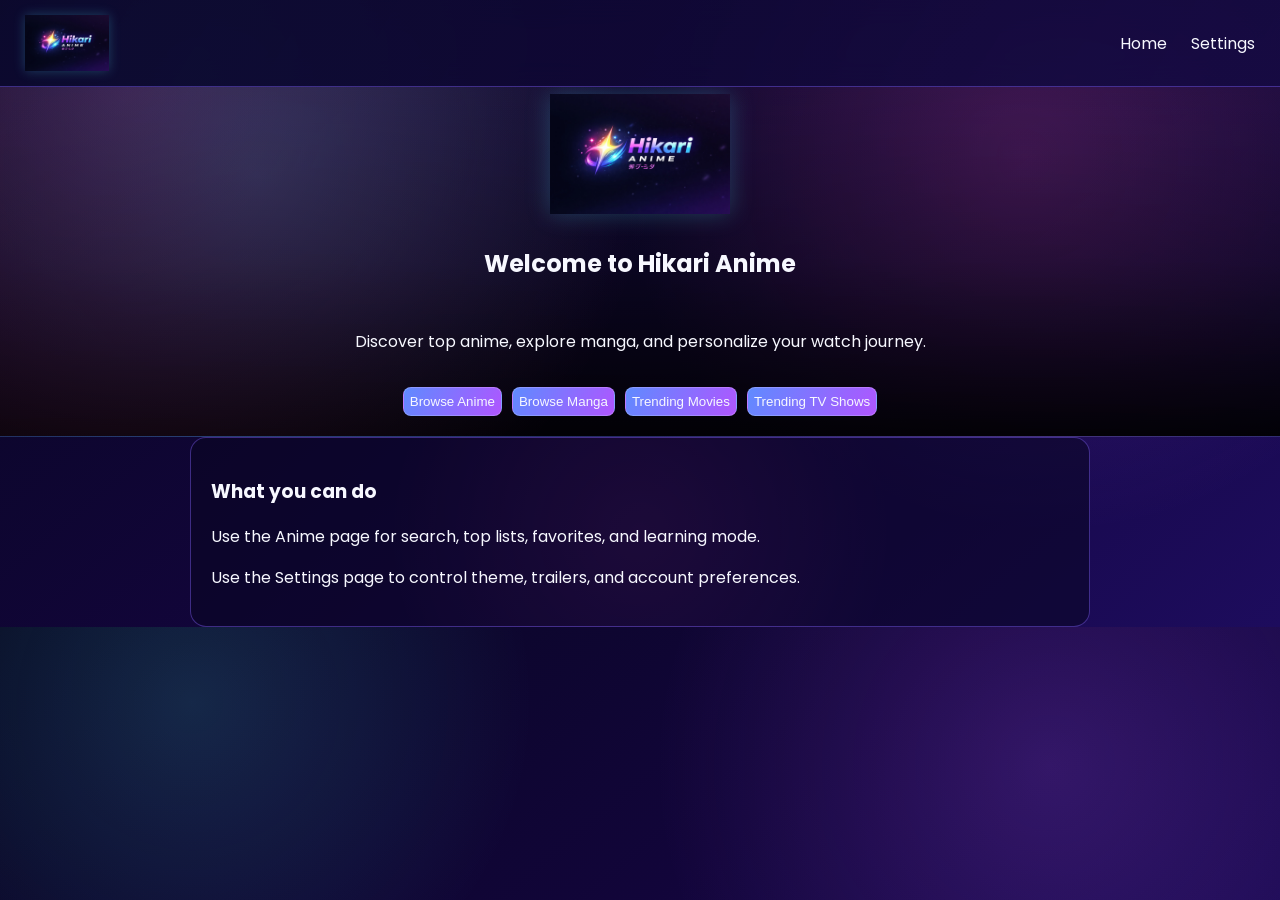
<file: index.html>
<!DOCTYPE html>
<html lang="en">
<head>
  <meta charset="UTF-8">
  <meta name="viewport" content="width=device-width, initial-scale=1.0">
  <title>Hikari Home</title>
  <link rel="stylesheet" href="style.css">
  <link href="https://fonts.googleapis.com/css2?family=Poppins&family=Noto+Sans+JP&display=swap" rel="stylesheet">

</head>
<body>

<nav class="navbar">
  <a href="index.html" class="brand">
    <img src="logo.png.jpeg" alt="Hikari Anime logo" class="logo-img">
  </a>

  <div class="nav-links">
    <a href="index.html" data-i18n="nav.home">Home</a>
    <a href="anime.html" data-i18n="nav.anime">Anime 🎬</a>
    <a href="manga.html" data-i18n="nav.manga">Manga 📚</a>
    <a href="movies.html" data-i18n="nav.movies">Movies 🎥</a>
    <a href="tv-shows.html" data-i18n="nav.tvShows">TV Shows 📺</a>
    <a href="favorites.html" data-i18n="nav.favorites">Favorites ⭐</a>
    <a href="settings.html" data-i18n="nav.settings">Settings</a>
  </div>
</nav>
<header class="hero home-hero">
  <div class="hero-content">
    <img
      src="logo.png.jpeg"
      alt="Hikari Anime"
      class="hero-logo"
      width="1024"
      height="682"
      decoding="async"
      fetchpriority="high"
    >
    <h2 data-i18n="home.title">Welcome to Hikari Anime</h2>
    <p data-i18n="home.subtitle">Discover top anime, movies, and tv shows, explore manga, and personalize your watch journey.</p>
    <div class="settings-actions">
      <a href="anime.html"><button type="button" data-i18n="home.browseAnime">Browse Anime</button></a>
      <a href="manga.html"><button type="button" data-i18n="home.browseManga">Browse Manga</button></a>
      <a href="movies.html"><button type="button" data-i18n="home.browseMovies">Trending Movies</button></a>
      <a href="tv-shows.html"><button type="button" data-i18n="home.browseTvShows">Trending TV Shows</button></a>
    </div>
  </div>
</header>

<section class="details">
  <h3 data-i18n="home.whatYouCanDo">What you can do</h3>
  <p data-i18n="home.infoOne">Use the Anime, Movies, and TV Shows pages for search, top lists, favorites, and learning mode.</p>
  <p data-i18n="home.infoTwo">Use the Settings page to control theme, trailers, and account preferences.</p>
</section>

<script src="app.js"></script>
</body>
</html>
</file>
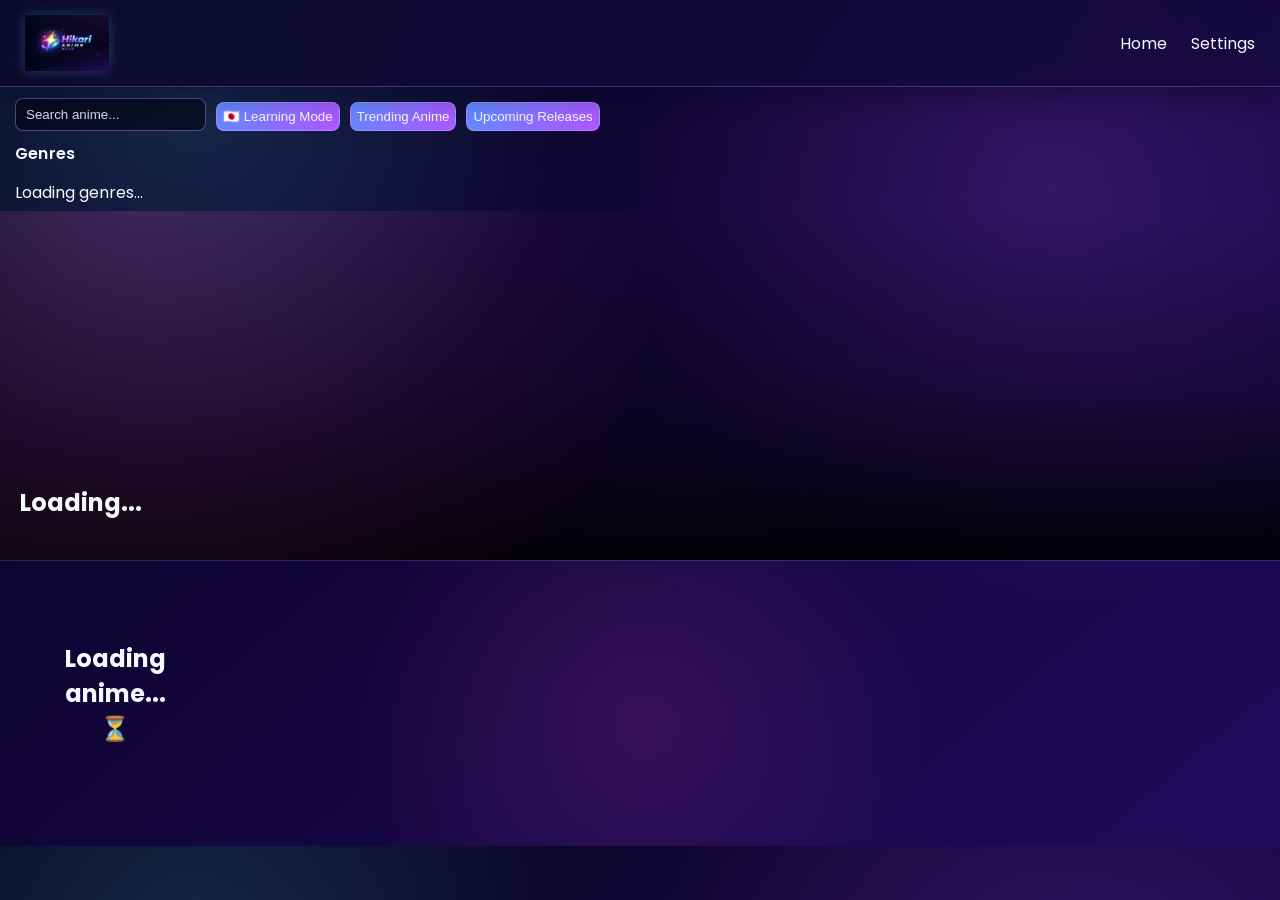
<file: anime.html>
<!DOCTYPE html>
<html lang="en">
<head>
  <meta charset="UTF-8">
  <meta name="viewport" content="width=device-width, initial-scale=1.0">
  <title>Anime | Hikari</title>
  <link rel="stylesheet" href="style.css">
  <link href="https://fonts.googleapis.com/css2?family=Poppins&family=Noto+Sans+JP&display=swap" rel="stylesheet">
</head>
<body>

<nav class="navbar">
  <a href="index.html" class="brand">
    <img src="logo.png.jpeg" alt="Hikari Anime logo" class="logo-img">
  </a>

  <div class="nav-links">
    <a href="index.html" data-i18n="nav.home">Home</a>
    <a href="anime.html" data-i18n="nav.anime">Anime 🎬</a>
    <a href="manga.html" data-i18n="nav.manga">Manga 📚</a>
    <a href="movies.html" data-i18n="nav.movies">Movies 🎥</a>
    <a href="tv-shows.html" data-i18n="nav.tvShows">TV Shows 📺</a>
    <a href="favorites.html" data-i18n="nav.favorites">Favorites ⭐</a>
    <a href="settings.html" data-i18n="nav.settings">Settings</a>
  </div>
</nav>

<section class="top-tools">
  <input id="search" data-i18n-placeholder="anime.search" placeholder="Search anime..." />
  <button onclick="toggleLearningMode()" data-i18n="anime.learningModeButton">🇯🇵 Learning Mode</button>
  <a href="trending.html"><button type="button" data-i18n="quick.trendingAnime">Trending Anime</button></a>
  <a href="upcoming.html"><button type="button" data-i18n="quick.upcomingReleases">Upcoming Releases</button></a>
</section>

<section class="genre-tools" aria-label="Filter by genre">
  <div class="genre-header">
    <span class="genre-title">Genres</span>
    <button type="button" class="genre-clear" id="clearGenreBtn" hidden>Clear</button>
  </div>
  <div class="genre-chips" id="genreChips" role="list"></div>
</section>

<header class="hero" id="hero">
  <div class="hero-content">
    <h2>Loading...</h2>
  </div>
</header>

<section class="grid" id="grid"></section>

<script src="app.js"></script>
</body>
</html>
</file>
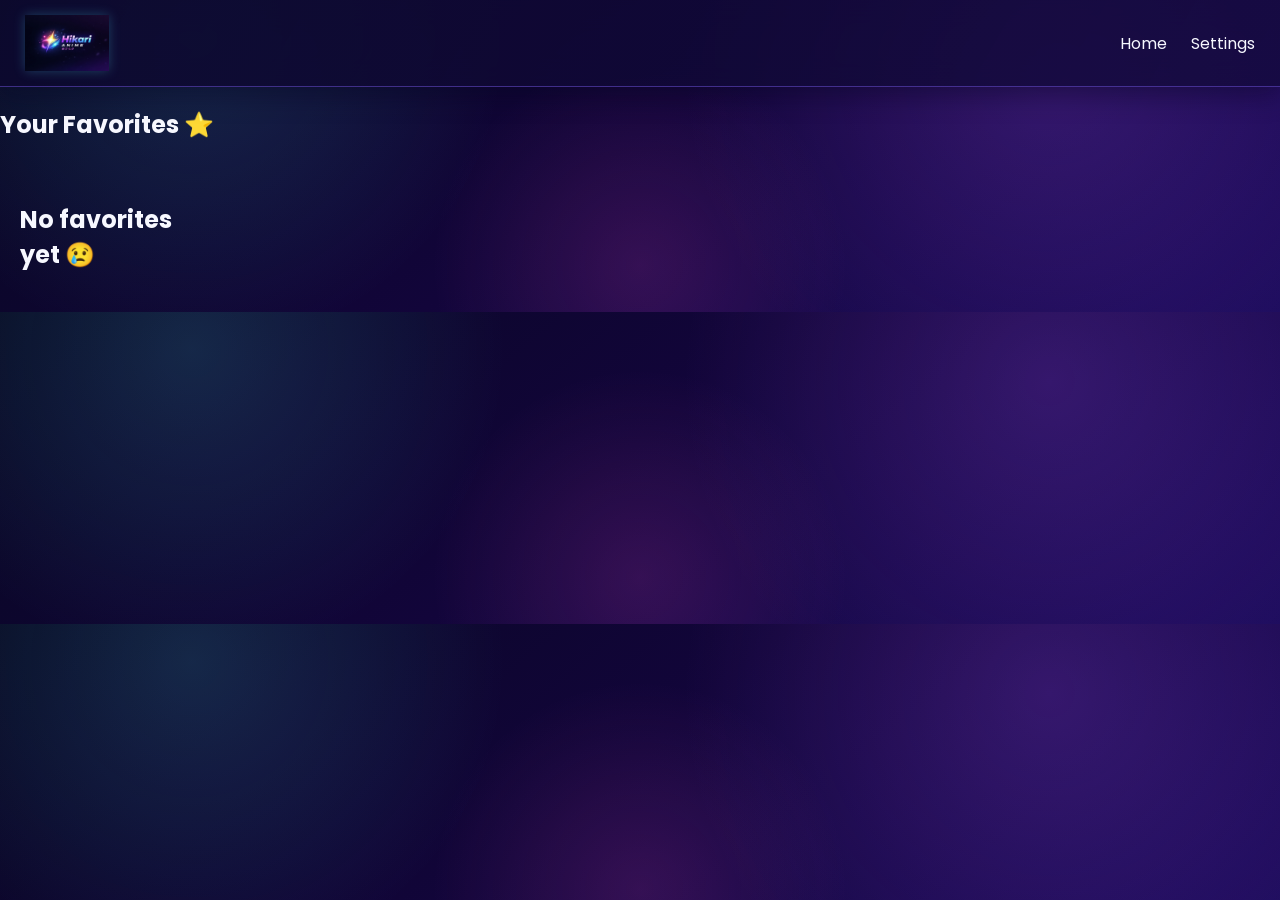
<file: favorites.html>
<!DOCTYPE html>
<html lang="en">
<head>
  <meta charset="UTF-8">
  <meta name="viewport" content="width=device-width, initial-scale=1.0">
  <title>Favorites</title>
  <link rel="stylesheet" href="style.css">
  <link href="https://fonts.googleapis.com/css2?family=Poppins&family=Noto+Sans+JP&display=swap" rel="stylesheet">

</head>
<body>

<nav class="navbar">
  <a href="index.html" class="brand">
    <img src="logo.png.jpeg" alt="Hikari Anime logo" class="logo-img">
  </a>
  <div class="nav-links">
    <a href="index.html" data-i18n="nav.home">Home</a>
    <a href="anime.html" data-i18n="nav.anime">Anime 🎬</a>
    <a href="manga.html" data-i18n="nav.manga">Manga 📚</a>
    <a href="movies.html" data-i18n="nav.movies">Movies 🎥</a>
    <a href="tv-shows.html" data-i18n="nav.tvShows">TV Shows 📺</a>
    <a href="favorites.html" data-i18n="nav.favorites">Favorites ⭐</a>
    <a href="settings.html" data-i18n="nav.settings">Settings</a>
  </div>
</nav>

<h2 class="section-title">Your Favorites ⭐</h2>
<section class="grid" id="favGrid"></section>

<script src="app.js"></script>
</body>
</html>
</file>
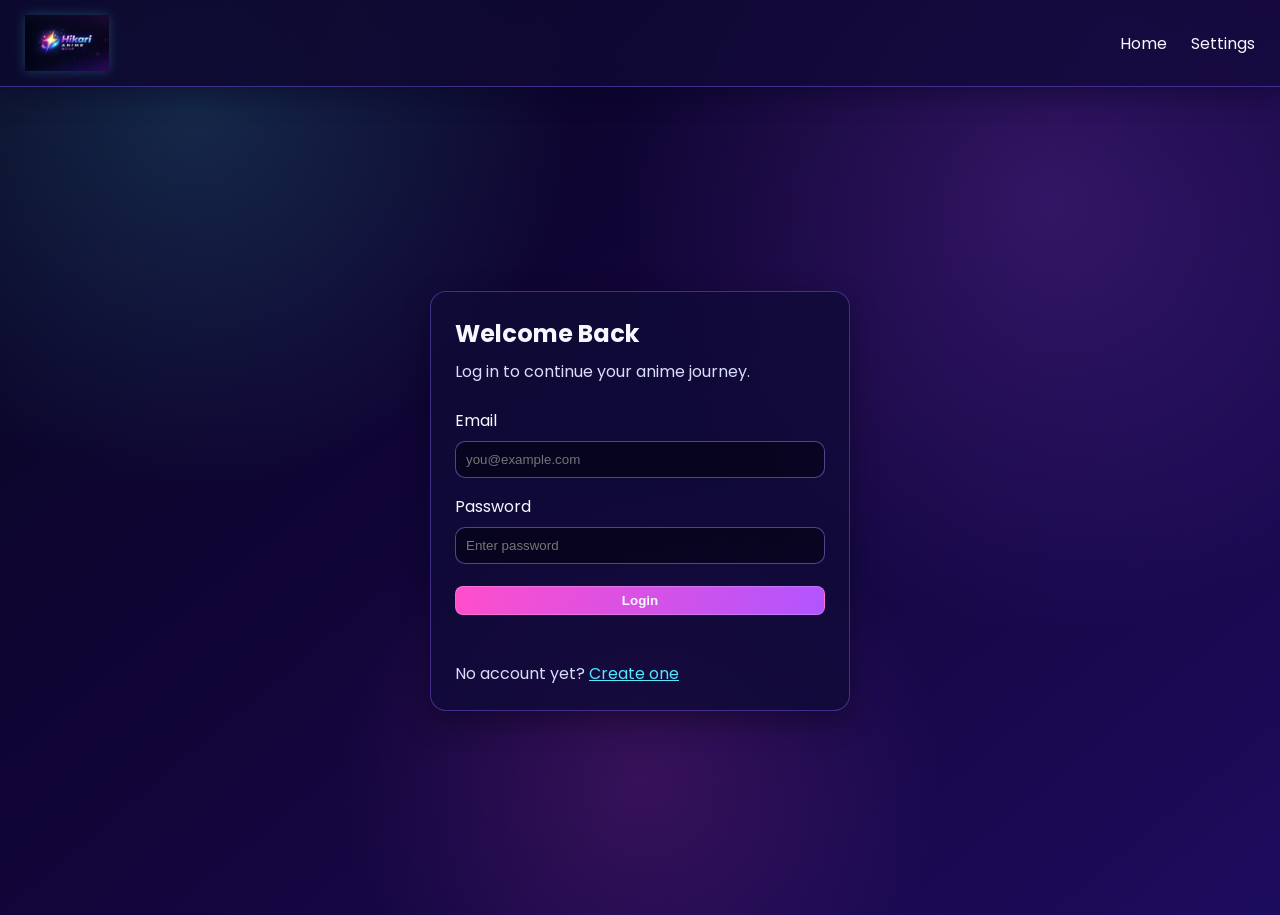
<file: login.html>
<!DOCTYPE html>
<html lang="en">
<head>
  <meta charset="UTF-8">
  <meta name="viewport" content="width=device-width, initial-scale=1.0">
  <title>Login | Hikari Anime</title>
  <link rel="stylesheet" href="style.css">
  <link href="https://fonts.googleapis.com/css2?family=Poppins&family=Noto+Sans+JP&display=swap" rel="stylesheet">
</head>
<body>

<nav class="navbar">
  <a href="index.html" class="brand">
    <img src="logo.png.jpeg" alt="Hikari Anime logo" class="logo-img">
  </a>
  <div class="nav-links">
    <a href="index.html" data-i18n="nav.home">Home</a>
    <a href="anime.html" data-i18n="nav.anime">Anime 🎬</a>
    <a href="manga.html" data-i18n="nav.manga">Manga 📚</a>
    <a href="movies.html" data-i18n="nav.movies">Movies 🎥</a>
    <a href="tv-shows.html" data-i18n="nav.tvShows">TV Shows 📺</a>
    <a href="favorites.html" data-i18n="nav.favorites">Favorites ⭐</a>
    <a href="settings.html" data-i18n="nav.settings">Settings</a>
  </div>
</nav>

<section class="auth-wrap">
  <div class="auth-card">
    <h2>Welcome Back</h2>
    <p class="auth-subtitle">Log in to continue your anime journey.</p>

    <form id="loginForm" class="auth-form">
      <label for="loginEmail">Email</label>
      <input id="loginEmail" name="email" type="email" required placeholder="you@example.com">

      <label for="loginPassword">Password</label>
      <input id="loginPassword" name="password" type="password" required placeholder="Enter password">

      <button type="submit">Login</button>
    </form>

    <p id="loginMessage" class="auth-message"></p>
    <p class="auth-switch">No account yet? <a href="signup.html">Create one</a></p>
  </div>
</section>

<script src="app.js"></script>
</body>
</html>
</file>
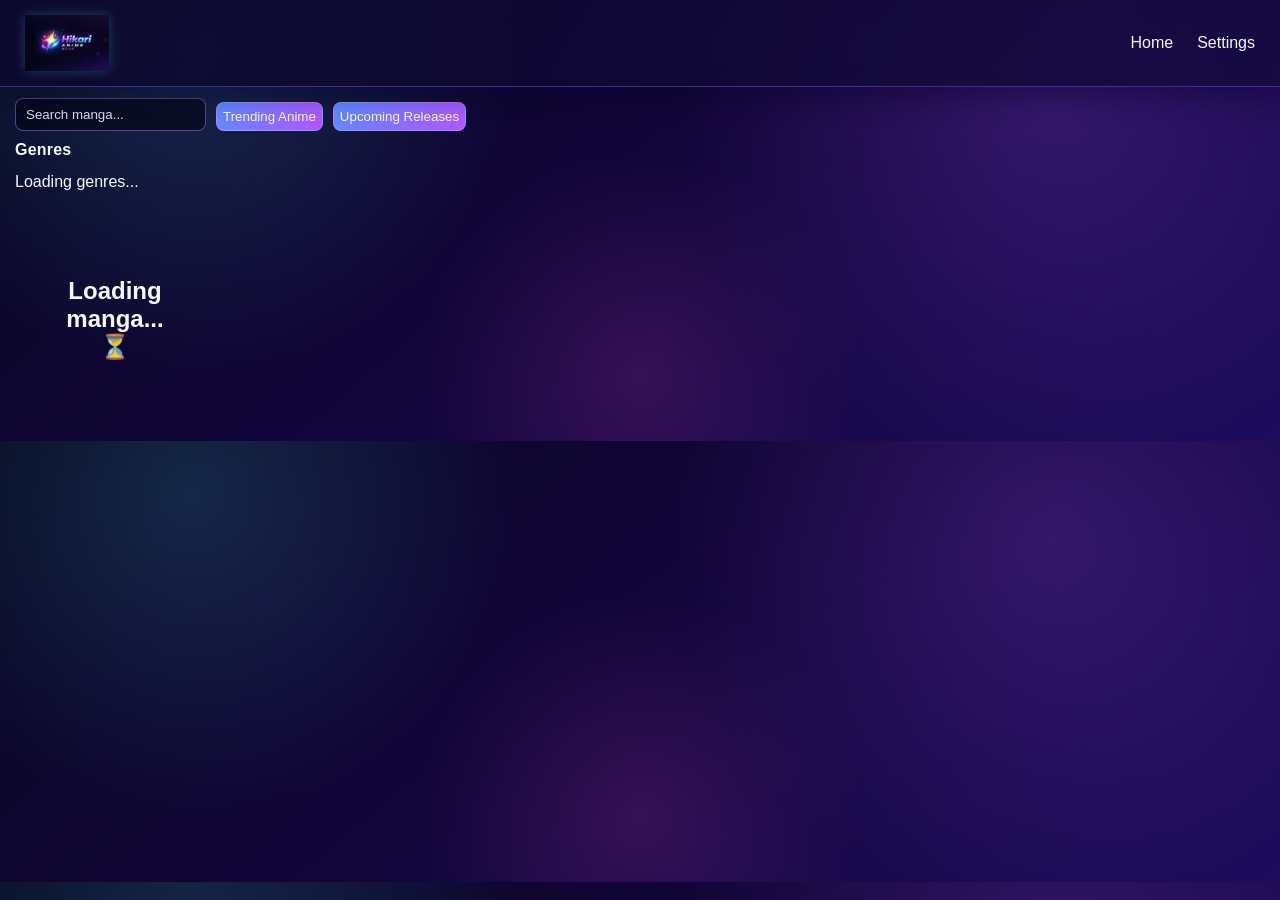
<file: manga.html>
<!DOCTYPE html>
<html lang="en">
<head>
  <meta charset="UTF-8">
  <meta name="viewport" content="width=device-width, initial-scale=1.0">
  <title>Manga</title>
  <link rel="stylesheet" href="style.css">
</head>
<body>

<nav class="navbar">
  <a href="index.html" class="brand">
    <img src="logo.png.jpeg" alt="Hikari Anime logo" class="logo-img">
  </a>

  <div class="nav-links">
    <a href="index.html" data-i18n="nav.home">Home</a>
    <a href="anime.html" data-i18n="nav.anime">Anime 🎬</a>
    <a href="manga.html" data-i18n="nav.manga">Manga 📚</a>
    <a href="movies.html" data-i18n="nav.movies">Movies 🎥</a>
    <a href="tv-shows.html" data-i18n="nav.tvShows">TV Shows 📺</a>
    <a href="favorites.html" data-i18n="nav.favorites">Favorites ⭐</a>
    <a href="settings.html" data-i18n="nav.settings">Settings</a>
  </div>
</nav>
<section class="top-tools">
  <input id="searchManga" data-i18n-placeholder="manga.search" placeholder="Search manga..." />
  <a href="trending.html"><button type="button" data-i18n="quick.trendingAnime">Trending Anime</button></a>
  <a href="upcoming.html"><button type="button" data-i18n="quick.upcomingReleases">Upcoming Releases</button></a>
</section>

<section class="genre-tools" aria-label="Filter by genre">
  <div class="genre-header">
    <span class="genre-title">Genres</span>
    <button type="button" class="genre-clear" id="clearMangaGenreBtn" hidden>Clear</button>
  </div>
  <div class="genre-chips" id="mangaGenreChips" role="list"></div>
</section>

<section class="grid" id="mangaGrid"></section>

<script src="app.js"></script>
</body>
</html>
</file>
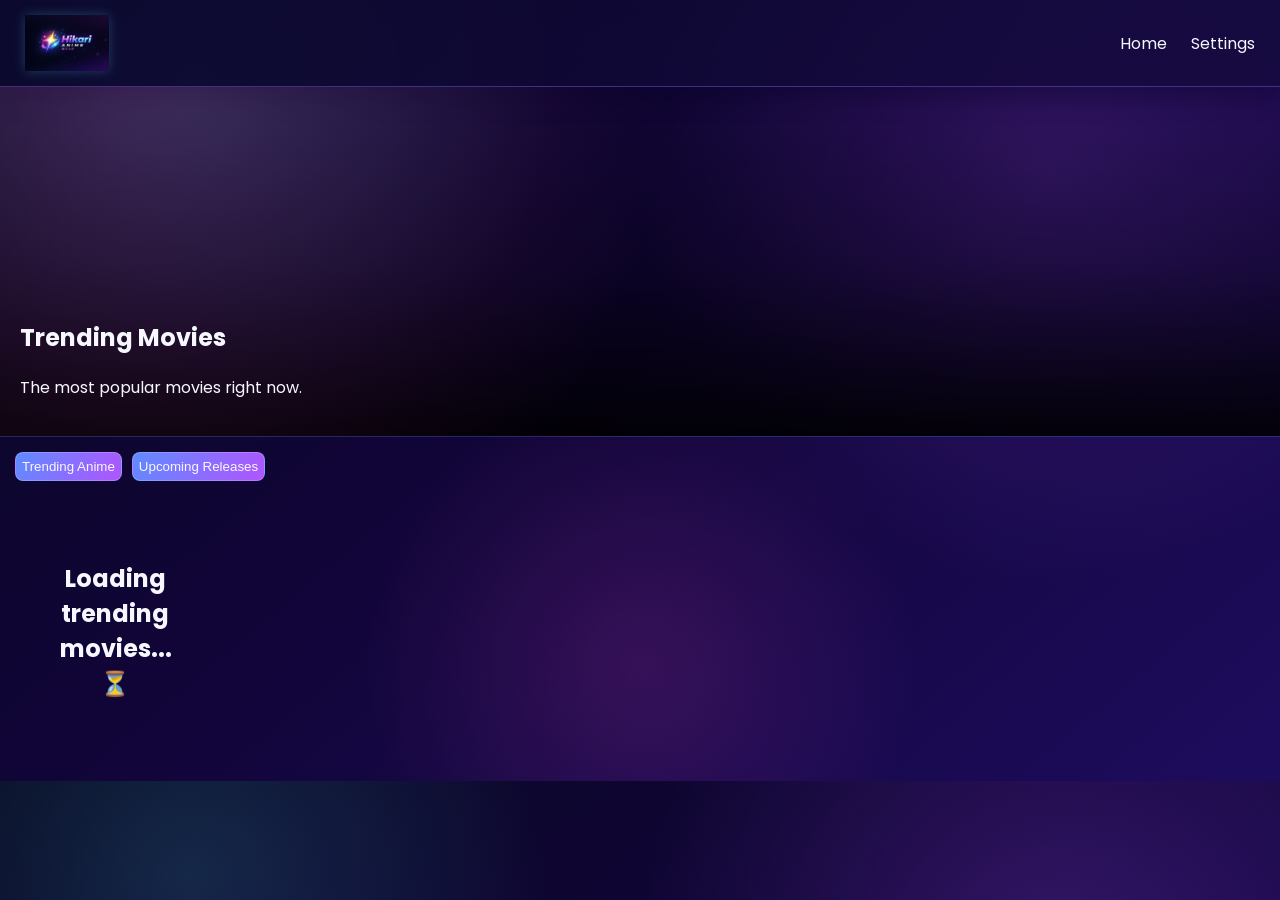
<file: movies.html>
<!DOCTYPE html>
<html lang="en">
<head>
  <meta charset="UTF-8">
  <meta name="viewport" content="width=device-width, initial-scale=1.0">
  <title>Trending Movies | Hikari</title>
  <link rel="stylesheet" href="style.css">
  <link href="https://fonts.googleapis.com/css2?family=Poppins&family=Noto+Sans+JP&display=swap" rel="stylesheet">
</head>
<body>

<nav class="navbar">
  <a href="index.html" class="brand">
    <img src="logo.png.jpeg" alt="Hikari Anime logo" class="logo-img">
  </a>
  <div class="nav-links">
    <a href="index.html" data-i18n="nav.home">Home</a>
    <a href="anime.html" data-i18n="nav.anime">Anime 🎬</a>
    <a href="manga.html" data-i18n="nav.manga">Manga 📚</a>
    <a href="movies.html" data-i18n="nav.movies">Movies 🎥</a>
    <a href="tv-shows.html" data-i18n="nav.tvShows">TV Shows 📺</a>
    <a href="favorites.html" data-i18n="nav.favorites">Favorites ⭐</a>
    <a href="settings.html" data-i18n="nav.settings">Settings</a>
  </div>
</nav>

<header class="hero" id="moviesHero">
  <div class="hero-content">
    <h2 data-i18n="movies.title">Trending Movies</h2>
    <p data-i18n="movies.subtitle">The most popular movies right now.</p>
  </div>
</header>

<section class="top-tools">
  <a href="trending.html"><button type="button" data-i18n="quick.trendingAnime">Trending Anime</button></a>
  <a href="upcoming.html"><button type="button" data-i18n="quick.upcomingReleases">Upcoming Releases</button></a>
</section>

<section class="grid" id="moviesGrid"></section>

<script src="app.js"></script>
</body>
</html>
</file>
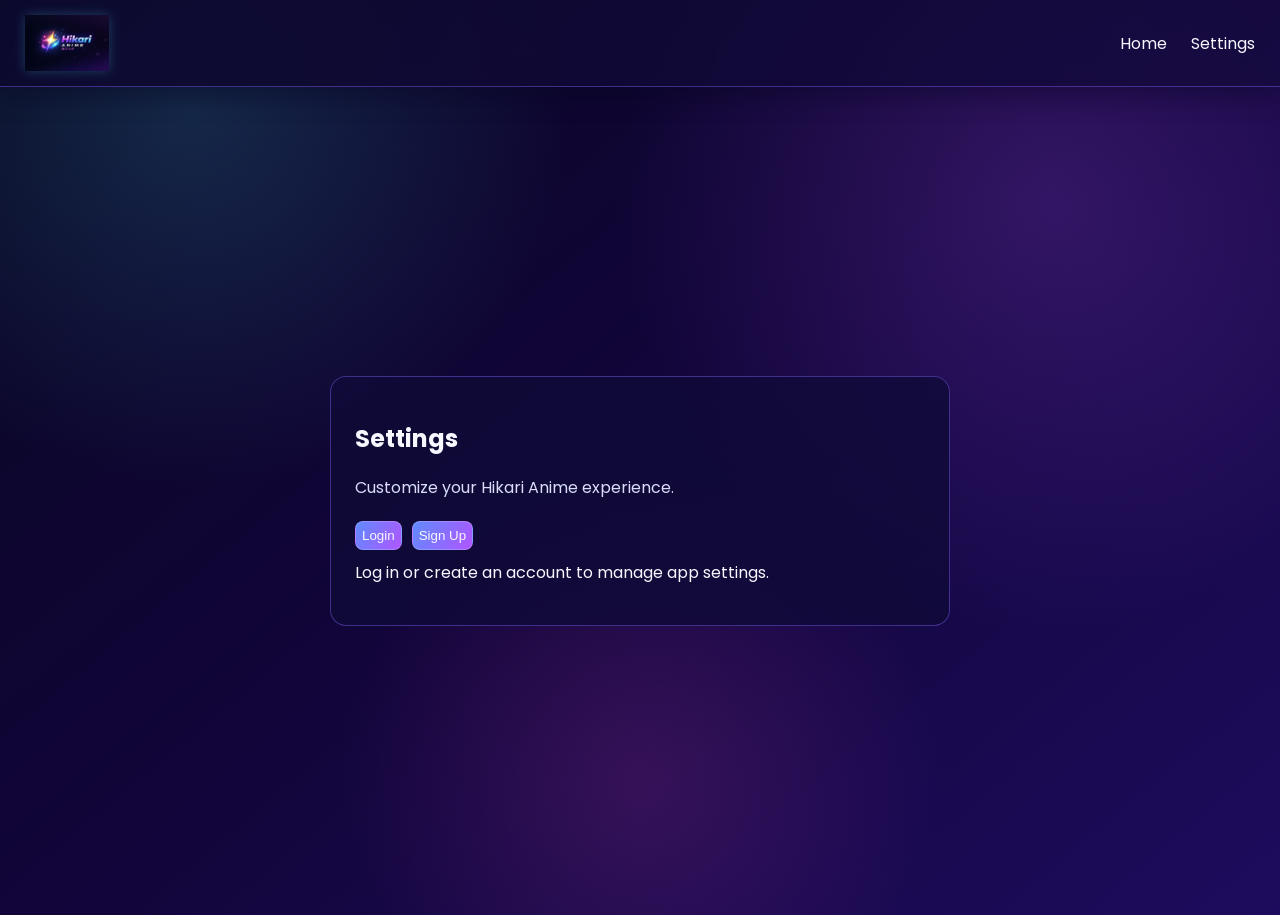
<file: settings.html>
<!DOCTYPE html>
<html lang="en">
<head>
  <meta charset="UTF-8">
  <meta name="viewport" content="width=device-width, initial-scale=1.0">
  <title>Settings | Hikari Anime</title>
  <link rel="stylesheet" href="style.css">
  <link href="https://fonts.googleapis.com/css2?family=Poppins&family=Noto+Sans+JP&display=swap" rel="stylesheet">
</head>
<body>

<nav class="navbar">
  <a href="index.html" class="brand">
    <img src="logo.png.jpeg" alt="Hikari Anime logo" class="logo-img">
  </a>
  <div class="nav-links">
    <a href="index.html" data-i18n="nav.home">Home</a>
    <a href="anime.html" data-i18n="nav.anime">Anime 🎬</a>
    <a href="manga.html" data-i18n="nav.manga">Manga 📚</a>
    <a href="movies.html" data-i18n="nav.movies">Movies 🎥</a>
    <a href="tv-shows.html" data-i18n="nav.tvShows">TV Shows 📺</a>
    <a href="favorites.html" data-i18n="nav.favorites">Favorites ⭐</a>
    <a href="settings.html" data-i18n="nav.settings">Settings</a>
  </div>
</nav>

<section class="settings-wrap">
  <div class="settings-card">
    <h2 data-i18n="settings.title">Settings</h2>
    <p class="settings-subtitle" data-i18n="settings.subtitle">Customize your Hikari Anime experience.</p>

    <div class="settings-actions" id="authEntryActions" hidden>
      <a href="login.html"><button type="button">Login</button></a>
      <a href="signup.html"><button type="button">Sign Up</button></a>
    </div>

    <form id="settingsForm" class="settings-form">
      <div class="profile-section" aria-label="Profile settings">
        <h3 class="section-title">Profile</h3>
        <p class="settings-subtitle" id="profileEmail"></p>

        <div class="profile-grid">
          <div class="avatar-box">
            <img id="profileAvatarPreview" class="avatar-preview" alt="Profile picture preview" />
            <input id="profileAvatar" type="file" accept="image/*" class="avatar-input" />
            <div class="avatar-actions">
              <button type="button" id="removeAvatarBtn">Remove picture</button>
            </div>
          </div>

          <div class="profile-fields">
            <label for="profileUsername">Username</label>
            <input id="profileUsername" name="profileUsername" type="text" maxlength="24" placeholder="e.g. hikariFan" />

            <label for="profileDisplayName">Display name</label>
            <input id="profileDisplayName" name="profileDisplayName" type="text" maxlength="40" placeholder="e.g. Sakura" />

            <label for="profileBio">Bio</label>
            <textarea id="profileBio" name="profileBio" rows="3" maxlength="180" placeholder="Tell us a bit about you..."></textarea>
          </div>
        </div>
      </div>

      <label class="settings-toggle">
        <input type="checkbox" id="settingLearningMode">
        <span data-i18n="settings.learningMode">Enable Learning Mode (show Japanese titles)</span>
      </label>

      <label class="settings-toggle">
        <input type="checkbox" id="settingTrailers">
        <span data-i18n="settings.trailers">Show trailer preview on anime cards</span>
      </label>

      <label class="settings-toggle">
        <input type="checkbox" id="settingFamilyMode">
        <span data-i18n="settings.familyMode">Enable Family Mode (hide age-restricted content)</span>
      </label>

      <label class="settings-toggle">
        <input type="checkbox" id="settingLightTheme">
        <span data-i18n="settings.lightTheme">Use Light Theme</span>
      </label>

      <label for="settingLanguage" data-i18n="settings.language">App Language</label>
      <select id="settingLanguage" class="settings-select">
        <option value="en" data-i18n="settings.languageEnglish">English</option>
        <option value="ja" data-i18n="settings.languageJapanese">Japanese</option>
        <option value="es" data-i18n="settings.languageSpanish">Spanish</option>
        <option value="fr" data-i18n="settings.languageFrench">French</option>
        <option value="sw" data-i18n="settings.languageSwahili">Swahili</option>
      </select>

      <div class="settings-actions">
        <button type="submit" data-i18n="settings.save">Save Settings</button>
        <button type="button" id="clearFavoritesBtn" data-i18n="settings.clearFavorites">Clear Favorites</button>
        <button type="button" id="logoutBtn" data-i18n="settings.logout">Logout</button>
      </div>
    </form>

    <p id="settingsMessage" class="auth-message"></p>
  </div>
</section>

<script src="app.js"></script>
</body>
</html>
</file>
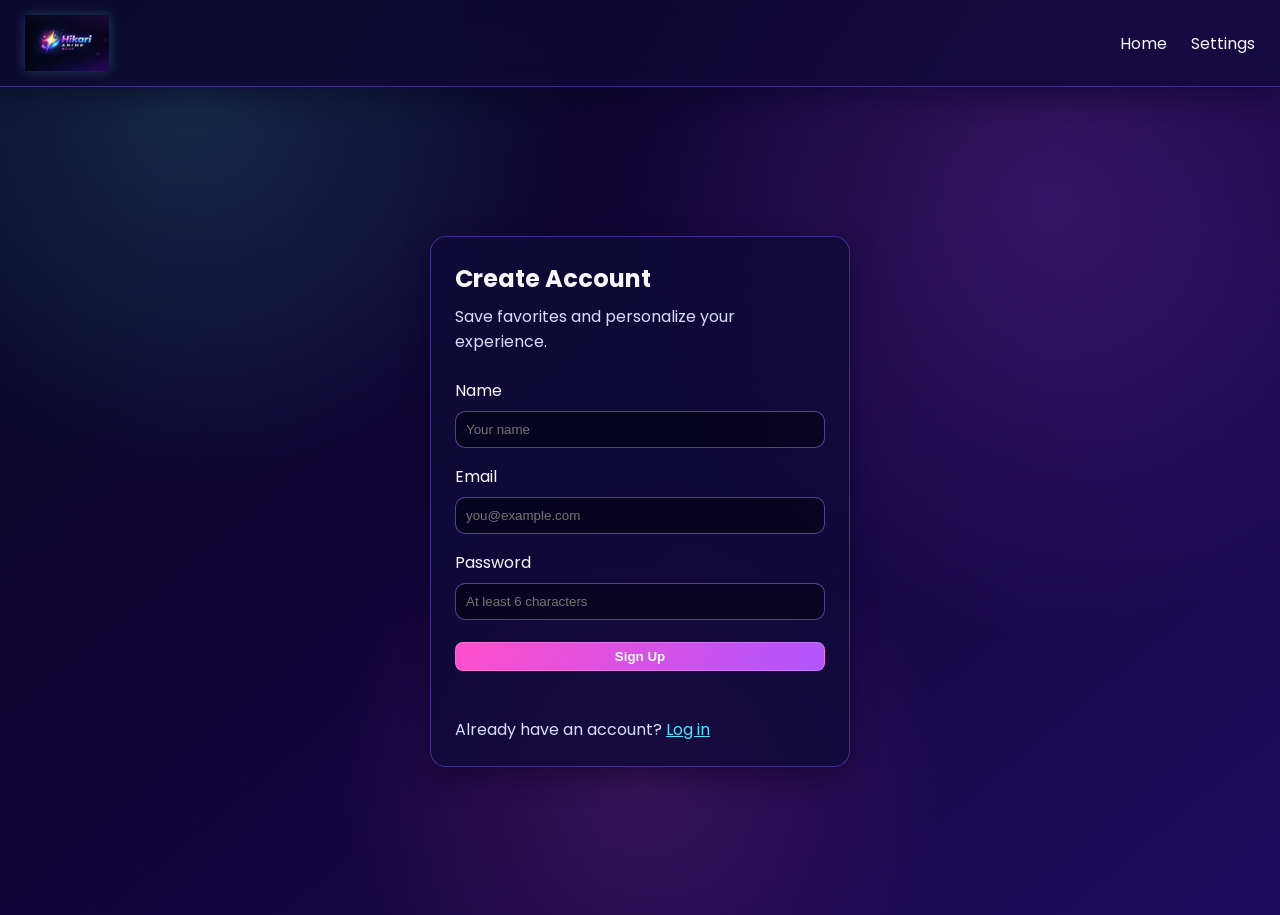
<file: signup.html>
<!DOCTYPE html>
<html lang="en">
<head>
  <meta charset="UTF-8">
  <meta name="viewport" content="width=device-width, initial-scale=1.0">
  <title>Sign Up | Hikari Anime</title>
  <link rel="stylesheet" href="style.css">
  <link href="https://fonts.googleapis.com/css2?family=Poppins&family=Noto+Sans+JP&display=swap" rel="stylesheet">
</head>
<body>

<nav class="navbar">
  <a href="index.html" class="brand">
    <img src="logo.png.jpeg" alt="Hikari Anime logo" class="logo-img">
  </a>
  <div class="nav-links">
    <a href="index.html" data-i18n="nav.home">Home</a>
    <a href="anime.html" data-i18n="nav.anime">Anime 🎬</a>
    <a href="manga.html" data-i18n="nav.manga">Manga 📚</a>
    <a href="movies.html" data-i18n="nav.movies">Movies 🎥</a>
    <a href="tv-shows.html" data-i18n="nav.tvShows">TV Shows 📺</a>
    <a href="favorites.html" data-i18n="nav.favorites">Favorites ⭐</a>
    <a href="settings.html" data-i18n="nav.settings">Settings</a>
  </div>
</nav>

<section class="auth-wrap">
  <div class="auth-card">
    <h2>Create Account</h2>
    <p class="auth-subtitle">Save favorites and personalize your experience.</p>

    <form id="signupForm" class="auth-form">
      <label for="signupName">Name</label>
      <input id="signupName" name="name" type="text" required placeholder="Your name">

      <label for="signupEmail">Email</label>
      <input id="signupEmail" name="email" type="email" required placeholder="you@example.com">

      <label for="signupPassword">Password</label>
      <input id="signupPassword" name="password" type="password" minlength="6" required placeholder="At least 6 characters">

      <button type="submit">Sign Up</button>
    </form>

    <p id="signupMessage" class="auth-message"></p>
    <p class="auth-switch">Already have an account? <a href="login.html">Log in</a></p>
  </div>
</section>

<script src="app.js"></script>
</body>
</html>
</file>
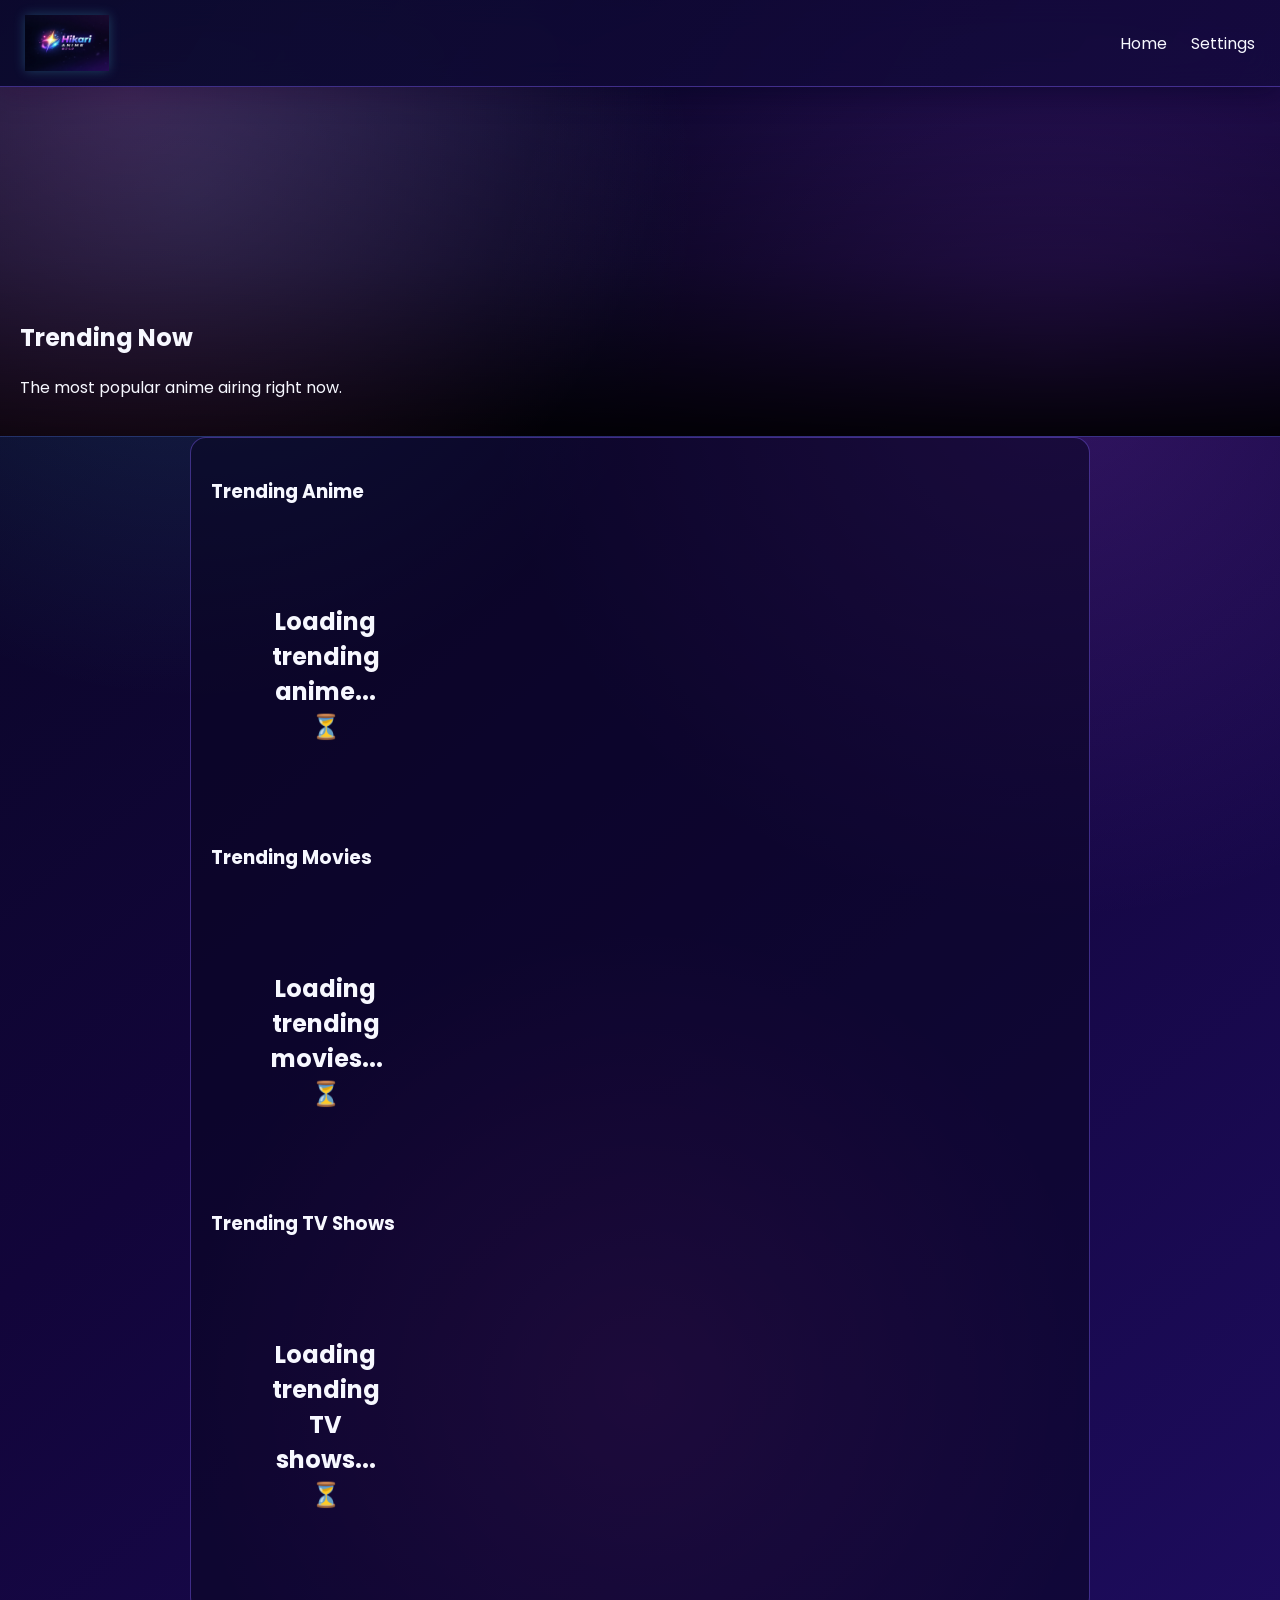
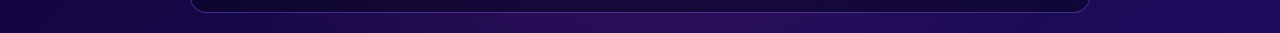
<file: trending.html>
<!DOCTYPE html>
<html lang="en">
<head>
  <meta charset="UTF-8">
  <meta name="viewport" content="width=device-width, initial-scale=1.0">
  <title>Trending | Hikari</title>
  <link rel="stylesheet" href="style.css">
  <link href="https://fonts.googleapis.com/css2?family=Poppins&family=Noto+Sans+JP&display=swap" rel="stylesheet">
</head>
<body>

<nav class="navbar">
  <a href="index.html" class="brand">
    <img src="logo.png.jpeg" alt="Hikari Anime logo" class="logo-img">
  </a>

  <div class="nav-links">
    <a href="index.html" data-i18n="nav.home">Home</a>
    <a href="anime.html" data-i18n="nav.anime">Anime 🎬</a>
    <a href="manga.html" data-i18n="nav.manga">Manga 📚</a>
    <a href="movies.html" data-i18n="nav.movies">Movies 🎥</a>
    <a href="tv-shows.html" data-i18n="nav.tvShows">TV Shows 📺</a>
    <a href="favorites.html" data-i18n="nav.favorites">Favorites ⭐</a>
    <a href="settings.html" data-i18n="nav.settings">Settings</a>
  </div>
</nav>

<header class="hero" id="trendingHero">
  <div class="hero-content">
    <h2 data-i18n="trending.title">Trending Now</h2>
    <p data-i18n="trending.subtitle">The most popular anime airing right now.</p>
  </div>
</header>

<section class="details">
  <h3 class="section-title">Trending Anime</h3>
  <section class="grid" id="trendingAnimeGrid"></section>

  <h3 class="section-title">Trending Movies</h3>
  <section class="grid" id="trendingMoviesGrid"></section>

  <h3 class="section-title">Trending TV Shows</h3>
  <section class="grid" id="trendingTvGrid"></section>
</section>

<script src="app.js"></script>
</body>
</html>
</file>
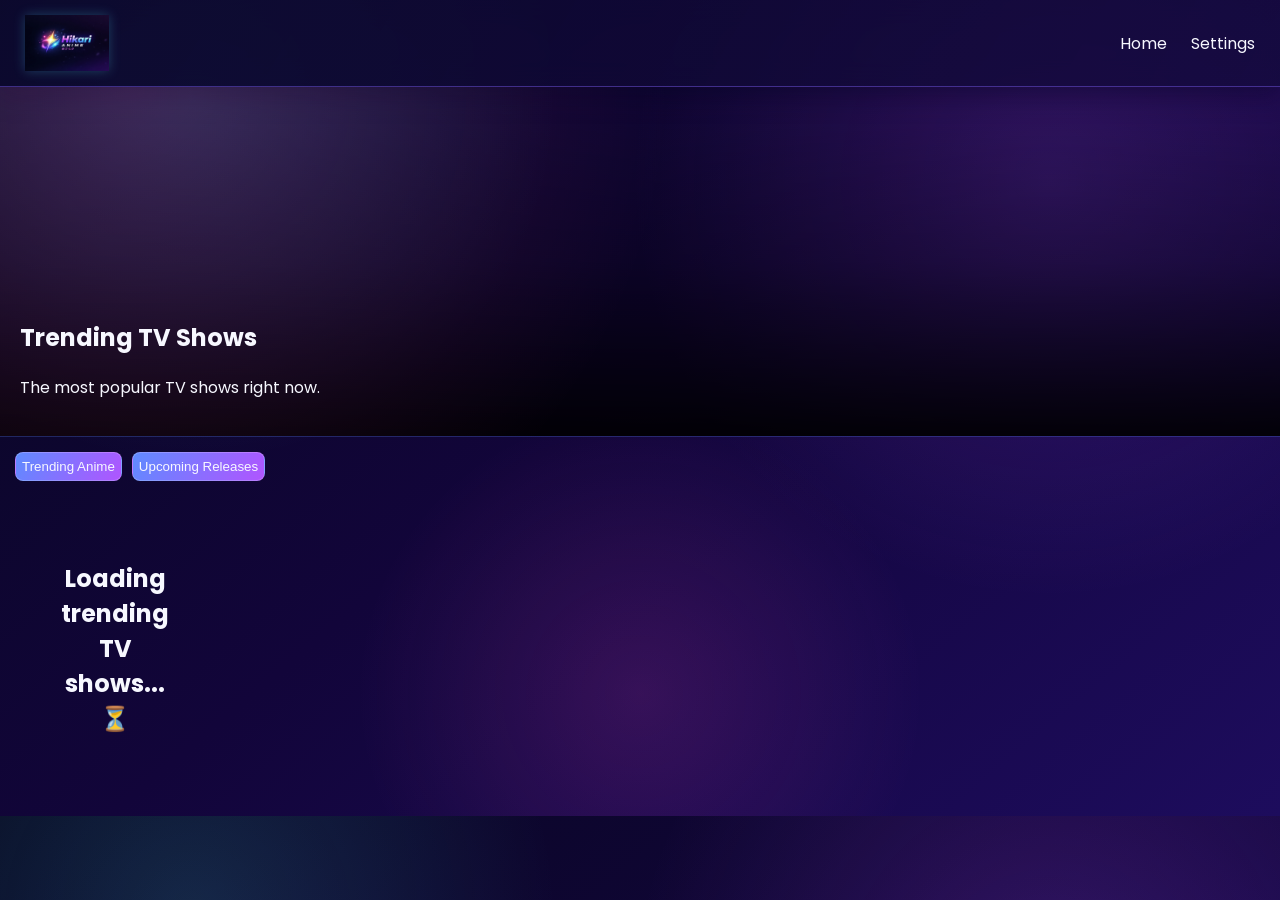
<file: tv-shows.html>
<!DOCTYPE html>
<html lang="en">
<head>
  <meta charset="UTF-8">
  <meta name="viewport" content="width=device-width, initial-scale=1.0">
  <title>Trending TV Shows | Hikari</title>
  <link rel="stylesheet" href="style.css">
  <link href="https://fonts.googleapis.com/css2?family=Poppins&family=Noto+Sans+JP&display=swap" rel="stylesheet">
</head>
<body>

<nav class="navbar">
  <a href="index.html" class="brand">
    <img src="logo.png.jpeg" alt="Hikari Anime logo" class="logo-img">
  </a>
  <div class="nav-links">
    <a href="index.html" data-i18n="nav.home">Home</a>
    <a href="anime.html" data-i18n="nav.anime">Anime 🎬</a>
    <a href="manga.html" data-i18n="nav.manga">Manga 📚</a>
    <a href="movies.html" data-i18n="nav.movies">Movies 🎥</a>
    <a href="tv-shows.html" data-i18n="nav.tvShows">TV Shows 📺</a>
    <a href="favorites.html" data-i18n="nav.favorites">Favorites ⭐</a>
    <a href="settings.html" data-i18n="nav.settings">Settings</a>
  </div>
</nav>

<header class="hero" id="tvShowsHero">
  <div class="hero-content">
    <h2 data-i18n="tv.title">Trending TV Shows</h2>
    <p data-i18n="tv.subtitle">The most popular TV shows right now.</p>
  </div>
</header>

<section class="top-tools">
  <a href="trending.html"><button type="button" data-i18n="quick.trendingAnime">Trending Anime</button></a>
  <a href="upcoming.html"><button type="button" data-i18n="quick.upcomingReleases">Upcoming Releases</button></a>
</section>

<section class="grid" id="tvShowsGrid"></section>

<script src="app.js"></script>
</body>
</html>
</file>
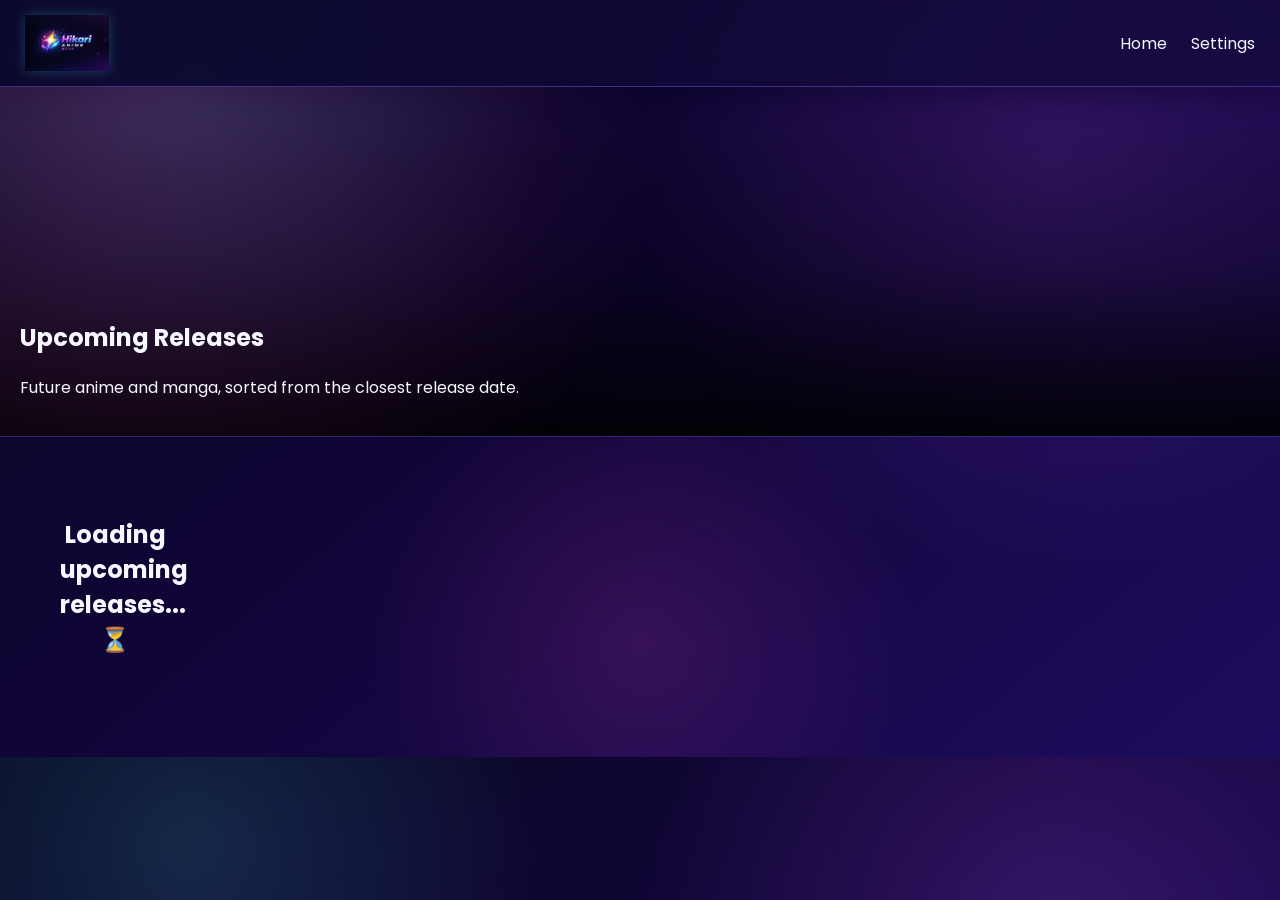
<file: upcoming.html>
<!DOCTYPE html>
<html lang="en">
<head>
  <meta charset="UTF-8">
  <meta name="viewport" content="width=device-width, initial-scale=1.0">
  <title>Upcoming | Hikari</title>
  <link rel="stylesheet" href="style.css">
  <link href="https://fonts.googleapis.com/css2?family=Poppins&family=Noto+Sans+JP&display=swap" rel="stylesheet">
</head>
<body>

<nav class="navbar">
  <a href="index.html" class="brand">
    <img src="logo.png.jpeg" alt="Hikari Anime logo" class="logo-img">
  </a>

  <div class="nav-links">
    <a href="index.html" data-i18n="nav.home">Home</a>
    <a href="anime.html" data-i18n="nav.anime">Anime 🎬</a>
    <a href="manga.html" data-i18n="nav.manga">Manga 📚</a>
    <a href="movies.html" data-i18n="nav.movies">Movies 🎥</a>
    <a href="tv-shows.html" data-i18n="nav.tvShows">TV Shows 📺</a>
    <a href="favorites.html" data-i18n="nav.favorites">Favorites ⭐</a>
    <a href="settings.html" data-i18n="nav.settings">Settings</a>
  </div>
</nav>

<header class="hero" id="upcomingHero">
  <div class="hero-content">
    <h2 data-i18n="upcoming.title">Upcoming Releases</h2>
    <p data-i18n="upcoming.subtitle">Future anime and manga, sorted from the closest release date.</p>
  </div>
</header>

<section class="grid" id="upcomingGrid"></section>

<script src="app.js"></script>
</body>
</html>
</file>
<file: style.css>
:root {
  --bg-deep: #070721;
  --bg-mid: #12053a;
  --bg-glow: #1d0c5d;
  --accent-cyan: #52e6ff;
  --accent-blue: #5f8bff;
  --accent-violet: #b055ff;
  --accent-pink: #ff4ecb;
  --text-main: #f7f8ff;
  --text-soft: #d9ddfb;
  --surface: rgba(16, 10, 56, 0.8);
  --surface-border: rgba(132, 98, 255, 0.42);
}

[data-theme="light"] {
  --bg-deep: #edf4ff;
  --bg-mid: #dfe8ff;
  --bg-glow: #f7edff;
  --accent-cyan: #007ea3;
  --accent-blue: #3563d8;
  --accent-violet: #7b3cff;
  --accent-pink: #d43eb8;
  --text-main: #131837;
  --text-soft: #3d4570;
  --surface: rgba(255, 255, 255, 0.88);
  --surface-border: rgba(123, 60, 255, 0.25);
}

*,
*::before,
*::after {
  box-sizing: border-box;
}

img,
iframe {
  max-width: 100%;
}

body {
  margin: 0;
  font-family: 'Poppins', 'Noto Sans JP', sans-serif;
  background:
    radial-gradient(circle at 15% 12%, rgba(82, 230, 255, 0.15), transparent 28%),
    radial-gradient(circle at 82% 22%, rgba(176, 85, 255, 0.2), transparent 34%),
    radial-gradient(circle at 50% 85%, rgba(255, 78, 203, 0.14), transparent 30%),
    linear-gradient(140deg, var(--bg-deep), var(--bg-mid) 48%, var(--bg-glow));
  color: var(--text-main);
  overflow-x: hidden;
}

/* NAVBAR */
.navbar {
  display: flex;
  justify-content: space-between;
  align-items: center;
  gap: 14px;
  flex-wrap: wrap;
  padding: 15px;
  background: linear-gradient(120deg, rgba(12, 8, 45, 0.88), rgba(20, 10, 62, 0.82));
  backdrop-filter: blur(14px);
  border-bottom: 1px solid var(--surface-border);
  box-shadow: 0 8px 24px rgba(8, 5, 35, 0.45);
}

[data-theme="light"] .navbar {
  background: linear-gradient(120deg, rgba(243, 248, 255, 0.94), rgba(239, 231, 255, 0.92));
  box-shadow: 0 6px 18px rgba(45, 50, 90, 0.12);
}

.brand {
  display: inline-flex;
  align-items: center;
  line-height: 0;
  text-decoration: none;
}

.logo-img {
  display: block;
  width: auto;
  height: 56px;
  max-width: min(42vw, 260px);
  object-fit: contain;
  filter: drop-shadow(0 0 6px rgba(82, 230, 255, 0.24));
}

.nav-links {
  display: flex;
  align-items: center;
  gap: 4px;
  flex-wrap: wrap;
}

.top-tools {
  display: flex;
  align-items: center;
  gap: 10px;
  padding: 10px 15px 0;
  flex-wrap: wrap;
}

.genre-tools {
  padding: 10px 15px 0;
}

.genre-header {
  display: flex;
  align-items: center;
  justify-content: space-between;
  gap: 10px;
  margin-bottom: 8px;
}

.genre-title {
  font-weight: 600;
  letter-spacing: 0.2px;
}

.genre-clear {
  margin-top: 0;
  padding: 6px 10px;
  border-radius: 999px;
  border: 1px solid rgba(160, 130, 255, 0.45);
  background: rgba(4, 3, 18, 0.35);
}

[data-theme="light"] .genre-clear {
  background: rgba(255, 255, 255, 0.8);
}

.genre-chips {
  display: flex;
  flex-wrap: wrap;
  gap: 8px;
}

.genre-chip {
  margin-top: 0;
  padding: 7px 10px;
  border-radius: 999px;
  border: 1px solid rgba(160, 130, 255, 0.42);
  background: rgba(4, 3, 18, 0.35);
  color: var(--text-main);
  cursor: pointer;
  transition: transform 0.15s ease, box-shadow 0.15s ease, border-color 0.15s ease, background 0.15s ease;
  user-select: none;
}

[data-theme="light"] .genre-chip {
  background: rgba(255, 255, 255, 0.82);
}

.genre-chip:hover {
  transform: translateY(-1px);
  box-shadow: 0 6px 16px rgba(0,0,0,0.22);
}

.genre-chip[aria-pressed="true"] {
  border-color: rgba(82, 230, 255, 0.85);
  box-shadow: 0 0 0 3px rgba(82, 230, 255, 0.18);
  background: linear-gradient(120deg, rgba(82, 230, 255, 0.18), rgba(176, 85, 255, 0.18));
}

.navbar a {
  color: var(--text-main);
  text-decoration: none;
  margin: 0 10px;
  transition: color 0.2s ease, text-shadow 0.2s ease;
}

.navbar a:hover {
  color: var(--accent-cyan);
  text-shadow: 0 0 4px rgba(82, 230, 255, 0.28);
}

.navbar button {
  background: linear-gradient(120deg, var(--accent-pink), var(--accent-violet));
  color: var(--text-main);
}

#search,
#searchManga {
  min-width: 190px;
  padding: 8px 10px;
  border-radius: 8px;
  border: 1px solid rgba(160, 130, 255, 0.5);
  background: rgba(4, 3, 18, 0.62);
  color: var(--text-main);
  outline: none;
}

[data-theme="light"] #search,
[data-theme="light"] #searchManga,
[data-theme="light"] .auth-form input {
  background: rgba(255, 255, 255, 0.9);
}

#search::placeholder,
#searchManga::placeholder {
  color: var(--text-soft);
}

#search:focus,
#searchManga:focus {
  border-color: rgba(82, 230, 255, 0.8);
  box-shadow: 0 0 0 3px rgba(82, 230, 255, 0.25);
}

@media (max-width: 720px) {
  .logo-img {
    height: 46px;
    max-width: 72vw;
  }
}

@media (max-width: 720px) {
  .navbar {
    padding: 12px;
    gap: 10px;
  }

  .navbar a {
    margin: 0 6px;
  }

  #search,
  #searchManga {
    min-width: 0;
    width: min(520px, 100%);
  }

  .top-tools,
  .genre-tools {
    padding-left: 12px;
    padding-right: 12px;
  }

  .hero {
    height: auto;
    min-height: 260px;
    padding: 16px;
  }

  .home-hero {
    min-height: 280px;
  }

  .grid {
    grid-template-columns: repeat(auto-fill, minmax(160px, 1fr));
    gap: 14px;
    padding: 14px;
  }

  .details {
    margin: 14px;
    padding: 16px;
  }

  .auth-wrap,
  .settings-wrap {
    padding: 16px;
  }

  .auth-card,
  .settings-card {
    padding: 18px;
  }
}

@media (max-width: 420px) {
  .grid {
    grid-template-columns: repeat(auto-fill, minmax(145px, 1fr));
  }

  .card:hover {
    transform: none;
  }

  .hero h2 {
    margin-top: 0;
  }
}

/* HERO */
.hero {
  position: relative;
  height: 350px;
  background-size: cover;
  background-position: center;
  background-repeat: no-repeat;
  display: flex;
  align-items: flex-end;
  padding: 20px;
  overflow: hidden;
  border-bottom: 1px solid rgba(95, 139, 255, 0.25);
}

#moviesHero,
#tvShowsHero {
  background-position: center 20%;
}

.hero::before {
  content: "";
  position: absolute;
  inset: 0;
  background: linear-gradient(
    to top,
    rgba(0,0,0,0.9),
    rgba(0,0,0,0.3),
    transparent
  );
}

.hero::after {
  content: "";
  position: absolute;
  inset: 0;
  background: radial-gradient(circle at 10% 0%, rgba(255, 78, 203, 0.18), transparent 45%);
}

.hero-content {
  position: relative;
  z-index: 2;
}

.home-hero {
  min-height: 320px;
  justify-content: center;
  background:
    radial-gradient(circle at 20% 25%, rgba(82, 230, 255, 0.18), transparent 35%),
    radial-gradient(circle at 80% 20%, rgba(255, 78, 203, 0.2), transparent 38%),
    linear-gradient(140deg, rgba(10, 7, 34, 0.9), rgba(20, 11, 58, 0.84));
}

.home-hero .hero-content {
  max-width: 760px;
  text-align: center;
  display: flex;
  flex-direction: column;
  align-items: center;
  gap: 12px;
}

.home-hero .hero-logo {
  display: block;
  width: clamp(180px, 28vw, 360px);
  height: auto;
  max-height: 120px;
  object-fit: contain;
  filter: drop-shadow(0 0 12px rgba(82, 230, 255, 0.24));
  transform: translateZ(0);
}

/* GRID */
.grid {
  display: grid;
  grid-template-columns: repeat(auto-fill, minmax(180px, 1fr));
  gap: 20px;
  padding: 20px;
}

.grid > .section-title {
  grid-column: 1 / -1;
  margin: 6px 0 2px;
  padding: 8px 12px;
  border-radius: 10px;
  border: 1px solid var(--surface-border);
  background: var(--surface);
  color: var(--text-main);
}

/* CARD */
.card {
  background: var(--surface);
  border-radius: 15px;
  padding: 10px;
  text-align: center;
  transition: 0.3s;
  position: relative;
  overflow: hidden;
  border: 1px solid var(--surface-border);
}

.card:hover {
  transform: scale(1.05);
  box-shadow:
    0 12px 30px rgba(0,0,0,0.45),
    0 0 10px rgba(82, 230, 255, 0.14);
}

.card img {
  width: 100%;
  border-radius: 10px;
}

.card-media {
  position: relative;
}

/* TRAILER HOVER */
.card iframe {
  position: absolute;
  inset: 0;
  width: 100%;
  height: 100%;
  opacity: 0;
  border-radius: 10px;
  transition: opacity 0.3s;
  border: none;
}

.card:hover iframe {
  opacity: 1;
}

.meta-row {
  display: flex;
  align-items: center;
  justify-content: center;
  gap: 8px;
  flex-wrap: wrap;
  margin: 6px 0;
}

.type-badge {
  display: inline-flex;
  align-items: center;
  padding: 4px 10px;
  border-radius: 999px;
  border: 1px solid rgba(160, 130, 255, 0.42);
  background: rgba(4, 3, 18, 0.35);
  color: var(--text-main);
  font-size: 12px;
  letter-spacing: 0.2px;
}

[data-theme="light"] .type-badge {
  background: rgba(255, 255, 255, 0.82);
}

.type-badge.anime {
  border-color: rgba(82, 230, 255, 0.55);
}

.type-badge.manga {
  border-color: rgba(255, 78, 203, 0.55);
}

.date-pill {
  display: inline-flex;
  align-items: center;
  padding: 4px 10px;
  border-radius: 999px;
  border: 1px solid rgba(160, 130, 255, 0.32);
  background: rgba(4, 3, 18, 0.22);
  color: var(--text-soft);
  font-size: 12px;
}

[data-theme="light"] .date-pill {
  background: rgba(255, 255, 255, 0.65);
}

/* BUTTONS */
button {
  margin-top: 5px;
  padding: 6px;
  border: 1px solid rgba(255,255,255,0.2);
  border-radius: 8px;
  cursor: pointer;
  color: var(--text-main);
  background: linear-gradient(120deg, var(--accent-blue), var(--accent-violet));
  transition: transform 0.2s ease, box-shadow 0.2s ease, filter 0.2s ease;
}

button:hover {
  transform: translateY(-1px);
  box-shadow: 0 4px 10px rgba(95, 139, 255, 0.2);
  filter: brightness(1.04);
}

.fav-btn {
  transition: transform 0.2s;
}

.fav-btn:hover {
  transform: scale(1.2);
}

/* DETAILS */
.details {
  max-width: 900px;
  margin: auto;
  padding: 20px;
  background: rgba(10, 7, 34, 0.56);
  border: 1px solid var(--surface-border);
  border-radius: 16px;
}

.details img {
  width: 100%;
  border-radius: 15px;
}

/* PAGINATION */
.pagination {
  text-align: center;
  margin: 20px;
}

.pagination span {
  color: var(--text-soft);
  margin: 0 10px;
}

/* LOADING */
.loading {
  text-align: center;
  padding: 40px;
}

/* JAPANESE TEXT */
small, .hero h3 {
  font-family: 'Noto Sans JP', sans-serif;
  opacity: 0.85;
}

/* Manga button tweak */
a button {
  text-decoration: none;
}

/* Make manga cards consistent */
#mangaGrid .card {
  min-height: 300px;
}

/* AUTH PAGES */
.auth-wrap {
  min-height: calc(100vh - 72px);
  display: flex;
  align-items: center;
  justify-content: center;
  padding: 24px;
}

.auth-card {
  width: 100%;
  max-width: 420px;
  background: var(--surface);
  border-radius: 16px;
  padding: 24px;
  box-shadow: 0 10px 28px rgba(0,0,0,0.35);
  border: 1px solid var(--surface-border);
}

.auth-card h2 {
  margin-top: 0;
  margin-bottom: 8px;
}

.auth-subtitle {
  margin-top: 0;
  color: var(--text-soft);
}

.auth-form {
  display: grid;
  gap: 8px;
}

.auth-form label {
  margin-top: 8px;
}

.auth-form input {
  border: 1px solid rgba(160, 130, 255, 0.5);
  border-radius: 10px;
  padding: 10px;
  background: rgba(4, 3, 18, 0.62);
  color: var(--text-main);
  outline: none;
}

.auth-form input:focus {
  border-color: rgba(82, 230, 255, 0.8);
  box-shadow: 0 0 0 3px rgba(82, 230, 255, 0.25);
}

.auth-form button {
  margin-top: 14px;
  background: linear-gradient(120deg, var(--accent-pink), var(--accent-violet));
  color: var(--text-main);
  font-weight: 600;
}

.auth-message {
  min-height: 20px;
  margin-top: 10px;
}

.auth-message.error {
  color: #ff95d7;
}

.auth-message.success {
  color: #8ff8ff;
}

.auth-switch {
  margin-bottom: 0;
  color: var(--text-soft);
}

.auth-switch a {
  color: var(--accent-cyan);
}

a:focus-visible,
button:focus-visible,
input:focus-visible {
  outline: 3px solid rgba(82, 230, 255, 0.75);
  outline-offset: 2px;
}

/* SETTINGS PAGE */
.settings-wrap {
  min-height: calc(100vh - 72px);
  display: flex;
  align-items: center;
  justify-content: center;
  padding: 24px;
}

.settings-card {
  width: 100%;
  max-width: 620px;
  background: var(--surface);
  border: 1px solid var(--surface-border);
  border-radius: 16px;
  padding: 24px;
}

.profile-section {
  padding: 14px;
  border: 1px solid rgba(160, 130, 255, 0.28);
  border-radius: 14px;
  background: rgba(4, 3, 18, 0.22);
}

[data-theme="light"] .profile-section {
  background: rgba(255, 255, 255, 0.6);
}

.profile-grid {
  display: grid;
  grid-template-columns: 160px 1fr;
  gap: 14px;
  align-items: start;
}

.avatar-box {
  display: grid;
  gap: 10px;
}

.avatar-preview {
  width: 160px;
  height: 160px;
  border-radius: 18px;
  object-fit: cover;
  border: 1px solid rgba(160, 130, 255, 0.42);
  background: rgba(0, 0, 0, 0.18);
}

.avatar-input {
  width: 160px;
}

.avatar-actions button {
  width: 160px;
  margin-top: 0;
  background: rgba(4, 3, 18, 0.35);
}

[data-theme="light"] .avatar-actions button {
  background: rgba(255, 255, 255, 0.8);
}

.profile-fields input,
.profile-fields textarea {
  width: 100%;
  border: 1px solid rgba(160, 130, 255, 0.5);
  border-radius: 10px;
  padding: 10px;
  background: rgba(4, 3, 18, 0.62);
  color: var(--text-main);
  outline: none;
  font-family: inherit;
}

[data-theme="light"] .profile-fields input,
[data-theme="light"] .profile-fields textarea {
  background: rgba(255, 255, 255, 0.9);
}

.profile-fields textarea {
  resize: vertical;
}

@media (max-width: 720px) {
  .profile-grid {
    grid-template-columns: 1fr;
  }

  .avatar-preview,
  .avatar-input,
  .avatar-actions button {
    width: min(220px, 100%);
  }

  .avatar-preview {
    height: min(220px, 60vw);
  }
}

.settings-subtitle {
  margin-top: 0;
  color: var(--text-soft);
}

.settings-form {
  display: grid;
  gap: 14px;
}

.settings-toggle {
  display: flex;
  align-items: center;
  gap: 10px;
  color: var(--text-main);
}

.settings-toggle input {
  width: 18px;
  height: 18px;
  accent-color: var(--accent-cyan);
}

.settings-actions {
  display: flex;
  gap: 10px;
  flex-wrap: wrap;
}

.settings-select {
  border: 1px solid rgba(160, 130, 255, 0.5);
  border-radius: 10px;
  padding: 10px;
  background: rgba(4, 3, 18, 0.62);
  color: var(--text-main);
}

[data-theme="light"] .settings-select {
  background: rgba(255, 255, 255, 0.9);
}
</file>
